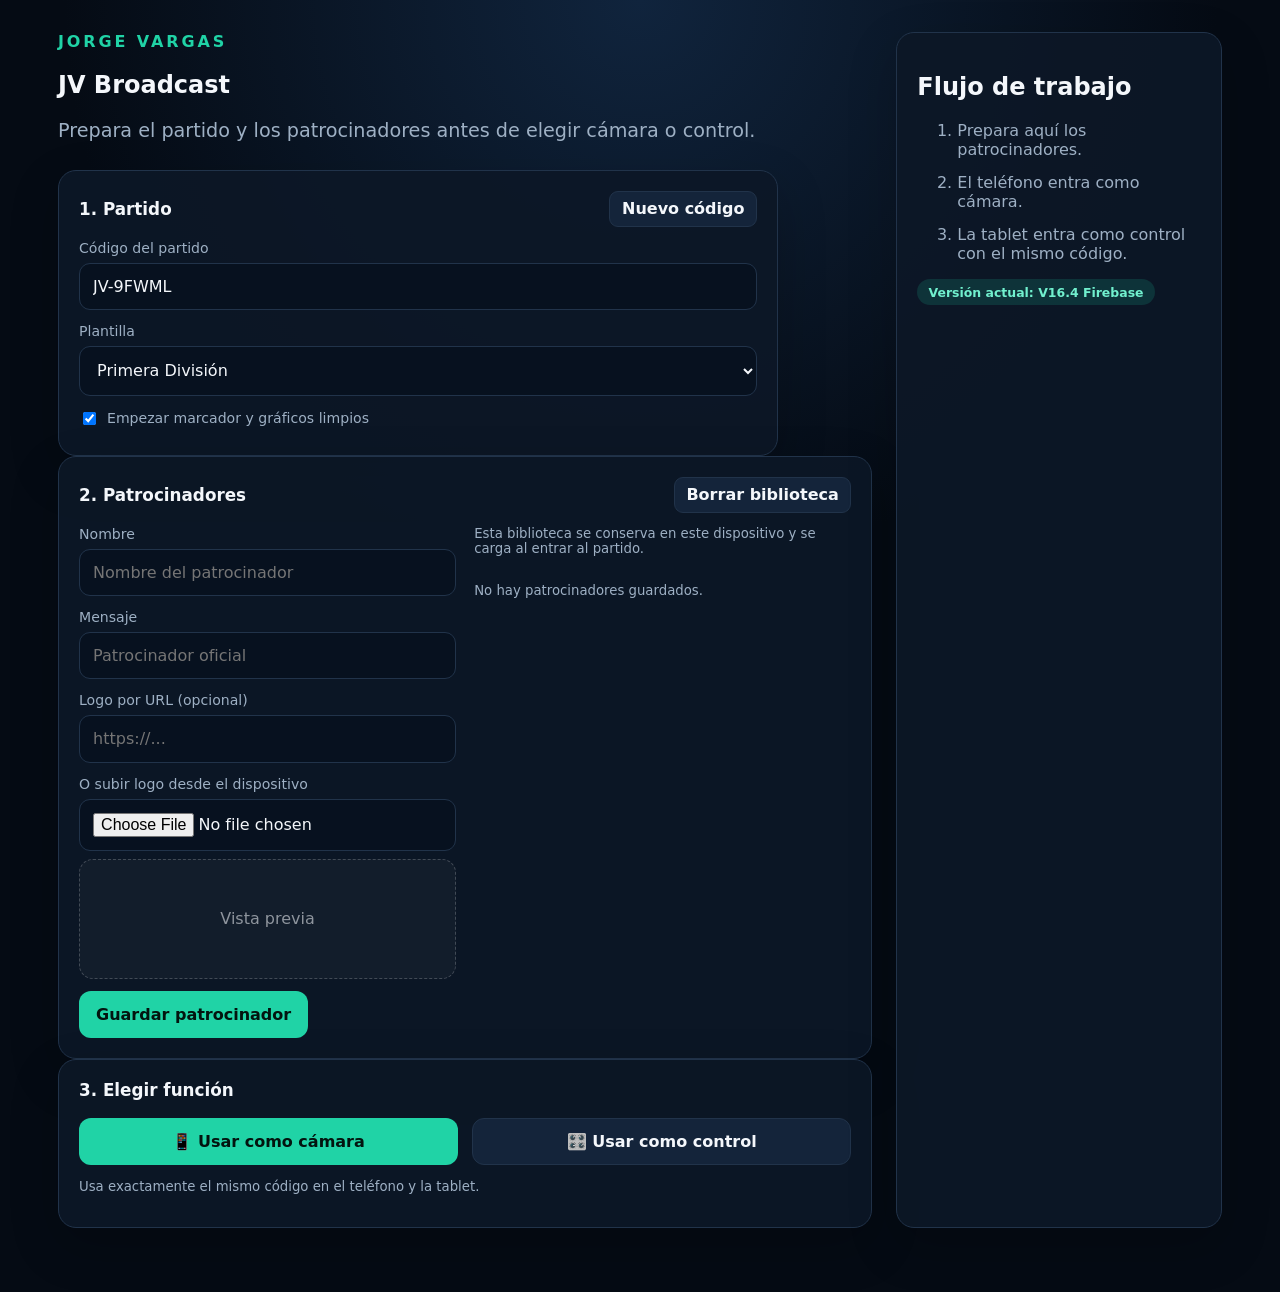
<file: index.html>
<!doctype html>
<html lang="es">
<head>
  <meta charset="utf-8">
  <meta name="viewport" content="width=device-width,initial-scale=1,viewport-fit=cover">
  <meta name="theme-color" content="#07111f">
  <title>JV Broadcast</title>
  <link rel="stylesheet" href="assets/css/styles.css">
  <link rel="manifest" href="manifest.webmanifest">
</head>
<body class="landing">
<main class="shell preprod-shell">
  <section>
    <span class="eyebrow">JORGE VARGAS</span>
    <h1>JV Broadcast</h1>
    <p class="lead">Prepara el partido y los patrocinadores antes de elegir cámara o control.</p>

    <div class="card start-card">
      <div class="section-title-row"><h2>1. Partido</h2><button id="newCode" class="small">Nuevo código</button></div>
      <label>Código del partido</label>
      <input id="matchCode" maxlength="18" placeholder="Ej. SBV-U19-01" autocomplete="off">
      <label>Plantilla</label>
      <select id="template">
        <option value="primera">Primera División</option>
        <option value="u19">U19</option>
        <option value="u17">U17</option>
        <option value="jdn">Juegos Nacionales</option>
        <option value="custom">Personalizada</option>
      </select>
      <label class="check"><input id="cleanMatch" type="checkbox" checked> Empezar marcador y gráficos limpios</label>
    </div>

    <div class="card">
      <div class="section-title-row"><h2>2. Patrocinadores</h2><button id="restoreDemo" class="small">Borrar biblioteca</button></div>
      <div class="sponsor-pre-grid">
        <div>
          <label>Nombre</label><input id="preSponsorName" placeholder="Nombre del patrocinador">
          <label>Mensaje</label><input id="preSponsorText" placeholder="Patrocinador oficial">
          <label>Logo por URL (opcional)</label><input id="preSponsorUrl" placeholder="https://...">
          <label>O subir logo desde el dispositivo</label>
          <input id="preSponsorFile" type="file" accept="image/png,image/jpeg,image/webp,image/svg+xml">
          <div id="preLogoPreview" class="logo-preview"><span>Vista previa</span></div>
          <button id="savePreSponsor" class="primary">Guardar patrocinador</button>
        </div>
        <div>
          <p class="hint">Esta biblioteca se conserva en este dispositivo y se carga al entrar al partido.</p>
          <div id="preSponsorList" class="pre-sponsor-list"></div>
        </div>
      </div>
    </div>

    <div class="card">
      <h2>3. Elegir función</h2>
      <div class="role-grid">
        <button id="cameraBtn" class="primary">📱 Usar como cámara</button>
        <button id="controlBtn">🎛️ Usar como control</button>
      </div>
      <p class="hint">Usa exactamente el mismo código en el teléfono y la tablet.</p>
    </div>
  </section>

  <aside class="feature-card">
    <h2>Flujo de trabajo</h2>
    <ol>
      <li>Prepara aquí los patrocinadores.</li>
      <li>El teléfono entra como cámara.</li>
      <li>La tablet entra como control con el mismo código.</li>
    </ol>
    <div class="status online">Versión actual: V16.4 Firebase</div>
  </aside>
</main>
<script type="module" src="assets/js/landing.js"></script>
</body>
</html>
</file>
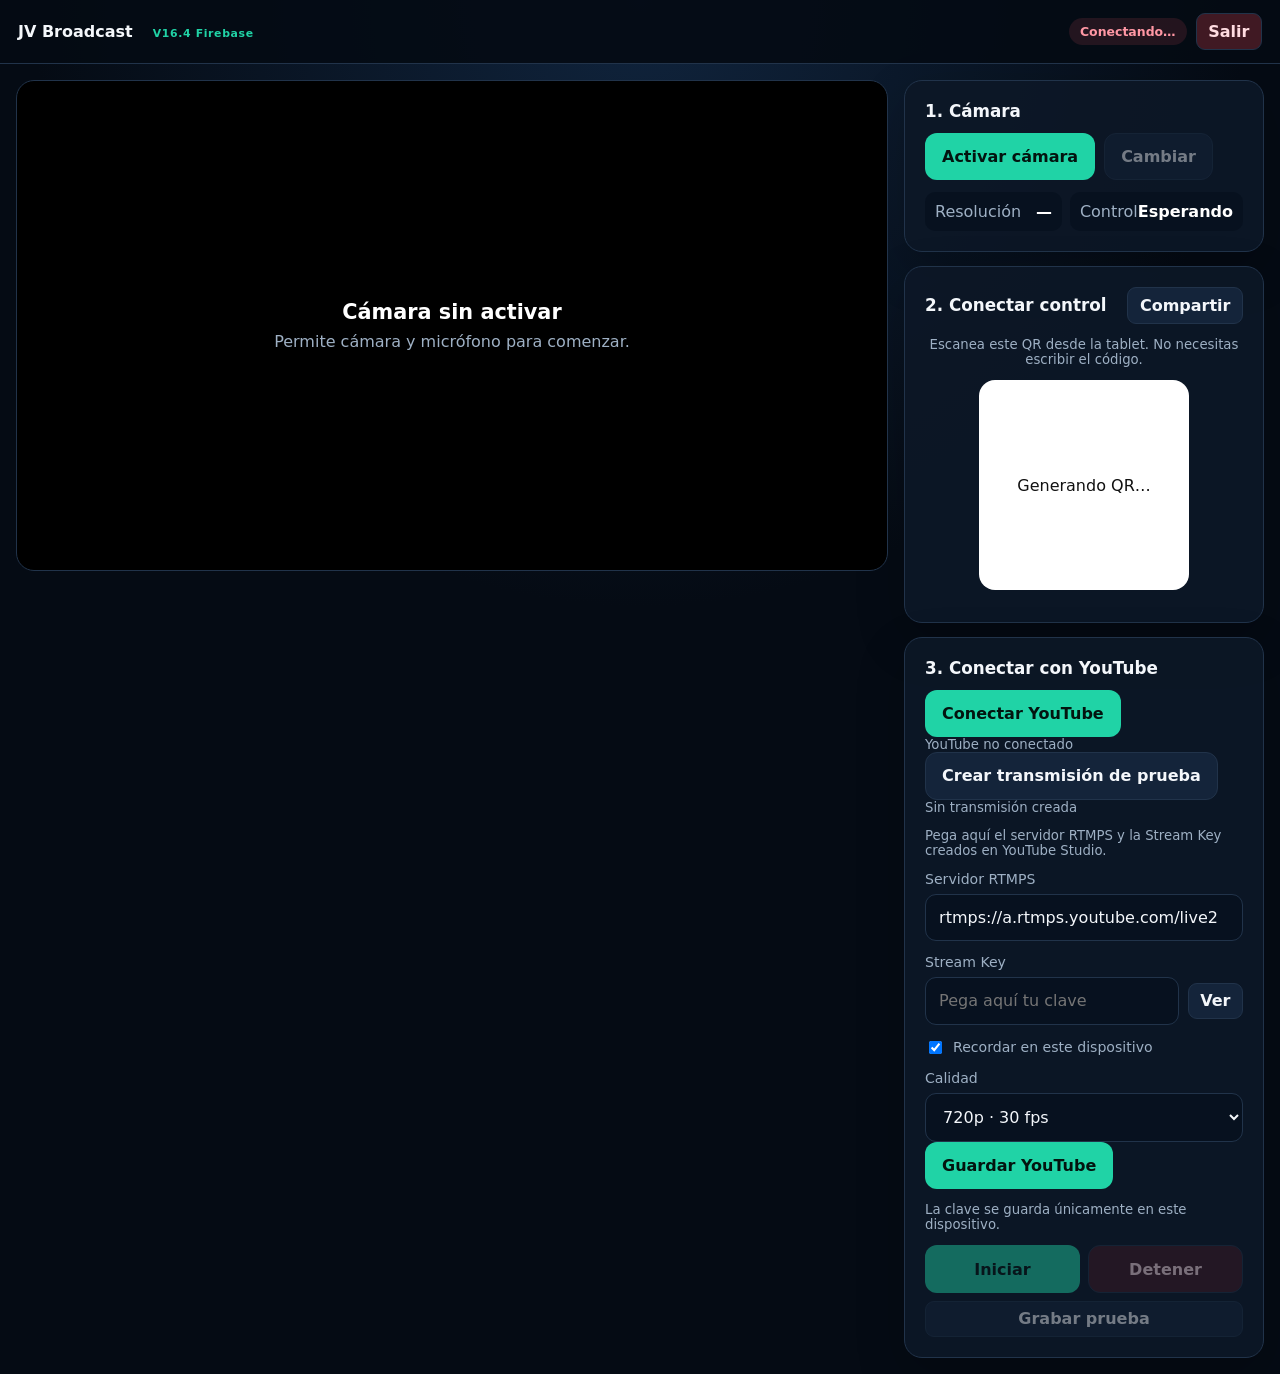
<file: studio.html>
<!doctype html><html lang="es"><head><meta charset="utf-8"><meta name="viewport" content="width=device-width,initial-scale=1,viewport-fit=cover"><meta name="theme-color" content="#07111f"><title>Estudio | JV Broadcast</title><link rel="stylesheet" href="assets/css/styles.css"></head><body><header class="topbar"><div><b>JV Broadcast</b><span id="matchLabel"></span><small class="version-tag">V16.4 Firebase</small></div><div class="top-actions"><span id="syncStatus" class="status offline">Conectando…</span><button id="exitBtn" class="small danger">Salir</button></div></header><main class="studio-layout"><section class="program-wrap"><span id="liveTimer" class="hidden">00:00:00</span><video id="camera" playsinline muted></video><canvas id="programCanvas" width="1280" height="720"></canvas><div id="cameraPlaceholder" class="placeholder"><b>Cámara sin activar</b><span>Permite cámara y micrófono para comenzar.</span></div></section><aside class="side-panel"><div class="card"><h2>1. Cámara</h2><div class="button-row"><button id="startCamera" class="primary">Activar cámara</button><button id="flipCamera" disabled>Cambiar</button></div><div class="metrics"><span>Resolución <b id="resolutionState">—</b></span><span>Control <b id="remoteState">Esperando</b></span></div></div><div class="card qr-card"><div class="section-title-row"><h2>2. Conectar control</h2><button id="shareControl" class="small">Compartir</button></div><p class="hint">Escanea este QR desde la tablet. No necesitas escribir el código.</p><div id="qrCode" class="qr-code"><span>Generando QR…</span></div><p id="controlLinkText" class="control-link-text"></p></div><div class="card youtube-config-card"><h2>3. Conectar con YouTube</h2><button id="connectYouTubeBtn" class="primary" type="button">Conectar YouTube</button><div id="youtubeAccountStatus" class="hint">YouTube no conectado</div><button id="createYouTubeLiveBtn" class="secondary" type="button">Crear transmisión de prueba</button><div id="youtubeLiveStatus" class="hint">Sin transmisión creada</div><p class="hint">Pega aquí el servidor RTMPS y la Stream Key creados en YouTube Studio.</p><label>Servidor RTMPS</label><input id="rtmpUrl" value="rtmps://a.rtmps.youtube.com/live2"><label>Stream Key</label><div class="secret-row"><input id="streamKey" type="password" placeholder="Pega aquí tu clave"><button id="toggleKey" class="small">Ver</button></div><label class="check"><input id="rememberKey" type="checkbox" checked> Recordar en este dispositivo</label><label>Calidad</label><select id="quality"><option value="720">720p · 30 fps</option><option value="1080">1080p · 30 fps</option></select><button id="saveYoutube" class="primary">Guardar YouTube</button><p class="hint">La clave se guarda únicamente en este dispositivo.</p><div class="compact-live-controls"><button id="startLive" class="primary" disabled>Iniciar</button><button id="stopLive" class="danger" disabled>Detener</button><button id="startRecording" class="small" disabled>Grabar prueba</button></div><span id="liveState" class="hidden">Detenida</span><span id="connectionState" class="hidden">Sin iniciar</span></div></aside></main><script src="https://accounts.google.com/gsi/client" async defer></script><script src="youtube-config.js"></script><script src="youtube-auth.js"></script><script src="youtube-live.js"></script><script src="youtube-ui.js"></script><script type="module" src="assets/js/studio.js"></script></body></html>
</file>
<file: assets/css/styles.css>
:root{--bg:#050b14;--panel:#0c1726;--panel2:#101f31;--line:#21334a;--text:#f4f7fb;--muted:#9eb0c4;--accent:#20d3a6;--danger:#ff5b6e;--warning:#f3b33d}*{box-sizing:border-box}html,body{margin:0;min-height:100%;background:radial-gradient(circle at top,#10243d 0,#050b14 40%);color:var(--text);font-family:Inter,ui-sans-serif,system-ui,-apple-system,BlinkMacSystemFont,"Segoe UI",sans-serif}button,input,select{font:inherit}button{border:1px solid var(--line);background:#14243a;color:var(--text);border-radius:12px;padding:.82rem 1rem;font-weight:750;cursor:pointer}button:hover{filter:brightness(1.12)}button:disabled{opacity:.45;cursor:not-allowed}.primary{background:var(--accent);color:#03140f;border-color:transparent}.danger{background:#401923;color:#ffdce1}.small{padding:.48rem .72rem;border-radius:9px}.shell{max-width:1160px;margin:auto;padding:48px 24px}.hero{display:grid;grid-template-columns:1.3fr .7fr;gap:28px;align-items:center;min-height:100vh}.eyebrow{color:var(--accent);font-weight:900;letter-spacing:.18em}.hero h1{font-size:clamp(3rem,8vw,6.5rem);line-height:.9;margin:.25em 0}.lead{font-size:1.2rem;color:var(--muted);max-width:700px}.card,.feature-card{background:rgba(12,23,38,.92);border:1px solid var(--line);border-radius:18px;padding:20px;box-shadow:0 18px 50px rgba(0,0,0,.2)}.start-card{max-width:720px;margin-top:28px}.feature-card li{margin:14px 0;color:var(--muted)}label{display:block;color:var(--muted);font-size:.88rem;margin:13px 0 7px}input,select{width:100%;background:#07111f;color:var(--text);border:1px solid var(--line);border-radius:11px;padding:.82rem}.role-grid,.two-col{display:grid;grid-template-columns:1fr 1fr;gap:14px;margin-top:18px}.hint{font-size:.83rem;color:var(--muted)}.warning{font-size:.82rem;color:#ffe0a3;background:rgba(243,179,61,.1);border:1px solid rgba(243,179,61,.35);border-radius:10px;padding:10px;line-height:1.45}.status{display:inline-flex;align-items:center;border-radius:999px;padding:.36rem .7rem;font-size:.78rem;font-weight:800}.status.online{background:rgba(32,211,166,.15);color:#71f0ce}.status.offline{background:rgba(255,91,110,.12);color:#ff97a4}.topbar{height:64px;padding:0 18px;display:flex;justify-content:space-between;align-items:center;border-bottom:1px solid var(--line);background:rgba(5,11,20,.92);position:sticky;top:0;z-index:20}.topbar b{margin-right:12px}.topbar span{color:var(--muted)}.top-actions,.button-row,.secret-row{display:flex;gap:9px;align-items:center}.studio-layout{display:grid;grid-template-columns:minmax(0,1fr) 360px;gap:16px;padding:16px}.program-wrap{position:relative;aspect-ratio:16/9;background:#000;border:1px solid var(--line);border-radius:18px;overflow:hidden;align-self:start}.program-wrap video{display:none;position:absolute;inset:0;width:100%;height:100%;object-fit:cover}.program-wrap canvas{position:absolute;inset:0;width:100%;height:100%;z-index:2}.placeholder{position:absolute;inset:0;display:grid;place-content:center;text-align:center;gap:8px;color:var(--muted)}.placeholder b{font-size:1.3rem;color:white}.live-badge{position:absolute;right:18px;top:18px;z-index:5;background:#e32238;color:white;padding:8px 12px;border-radius:999px;font-weight:900;box-shadow:0 8px 24px rgba(227,34,56,.35)}.hidden{display:none!important}.side-panel{display:grid;gap:14px;align-content:start}.side-panel h2,.card h2{margin:0 0 12px;font-size:1.05rem}.metrics{display:grid;grid-template-columns:1fr 1fr;gap:8px;margin-top:12px}.metrics.stacked{grid-template-columns:1fr}.metrics span{background:#07111f;padding:10px;border-radius:10px;color:var(--muted);display:flex;justify-content:space-between}.metrics b{color:white}.check{display:flex;align-items:center;gap:8px}.check input{width:auto}.control-shell{max-width:1300px;margin:auto;padding:16px}.tabs{display:flex;gap:8px;overflow:auto;padding-bottom:12px}.tabs button.active{background:var(--accent);color:#03140f}.tab{display:none}.tab.active{display:block}.score-grid{display:grid;grid-template-columns:1fr .55fr 1fr;gap:16px}.team-card,.set-card{background:var(--panel);border:1px solid var(--line);border-radius:18px;padding:18px;text-align:center}.big-score{font-size:clamp(5rem,15vw,10rem);font-weight:950;line-height:1}.score-buttons{display:grid;grid-template-columns:1fr 1fr;gap:10px;margin:10px 0}.score-buttons button{font-size:2rem}.set-card>div:nth-of-type(1){font-size:5rem;font-weight:950}.button-grid,.scene-grid{display:grid;grid-template-columns:repeat(2,1fr);gap:10px}.scene-grid{grid-template-columns:repeat(3,1fr)}.list{display:grid;gap:8px;margin-top:14px}.list-item{display:flex;align-items:center;justify-content:space-between;background:#07111f;border:1px solid var(--line);padding:10px;border-radius:10px}.list-item small{color:var(--muted)}@media(max-width:900px){.hero,.studio-layout,.score-grid,.two-col{grid-template-columns:1fr}.side-panel{grid-template-columns:1fr 1fr}.feature-card{margin-bottom:30px}.program-wrap{position:sticky;top:70px;z-index:10}.scene-grid{grid-template-columns:1fr 1fr}}@media(max-width:620px){.shell{padding:28px 14px}.role-grid,.side-panel{grid-template-columns:1fr}.topbar{padding:0 10px}.studio-layout{padding:8px}.control-shell{padding:10px}.score-grid{grid-template-columns:1fr}.set-card{order:-1}.button-grid,.scene-grid{grid-template-columns:1fr 1fr}}
/* V4 control console */
.control-console{max-width:1500px;display:grid;grid-template-columns:minmax(620px,1.18fr) minmax(390px,.82fr);gap:16px;align-items:start}.score-workspace,.production-workspace{min-width:0}.section-title{display:flex;justify-content:space-between;align-items:end;margin:4px 0 12px}.section-title h1{margin:2px 0 0;font-size:1.45rem}.eyebrow-mini,.mini-label{font-size:.68rem;font-weight:900;letter-spacing:.14em;color:var(--accent)}.score-toggle{margin:0;background:var(--panel);border:1px solid var(--line);padding:8px 12px;border-radius:12px}.production-workspace{background:rgba(7,17,31,.55);border:1px solid var(--line);border-radius:18px;padding:12px;min-height:calc(100vh - 96px)}.production-tabs{display:grid;grid-template-columns:repeat(4,1fr);gap:7px;padding:0 0 10px}.production-tabs button{padding:.72rem .45rem;font-size:.82rem}.production-workspace .tab.active{display:grid;gap:10px}.compact-card{padding:15px}.compact-card input,.compact-card select{margin-bottom:8px}.card-heading{display:flex;align-items:center;justify-content:space-between}.full{width:100%}.profile-row{margin-top:8px}.profile-row>*{flex:1}.two-inputs{display:grid;grid-template-columns:1fr 1fr;gap:8px}.sponsor-list{max-height:210px;overflow:auto}.single-column{grid-template-columns:1fr}.control-console .score-grid{grid-template-columns:1fr .48fr 1fr}.control-console .team-card,.control-console .set-card{padding:14px}.control-console .big-score{font-size:clamp(5rem,11vw,9rem)}
@media(max-width:1050px){.control-console{grid-template-columns:1fr}.production-workspace{min-height:auto}.production-workspace .tab.active{grid-template-columns:1fr 1fr}.production-tabs{position:sticky;top:64px;z-index:15;background:#07111f;padding:8px;border-radius:12px}.control-console .score-grid{grid-template-columns:1fr .48fr 1fr}}
@media(max-width:720px){.production-workspace .tab.active{grid-template-columns:1fr}.production-tabs{grid-template-columns:1fr 1fr}.control-console .score-grid{grid-template-columns:1fr}.control-console .set-card{order:-1}.two-inputs{grid-template-columns:1fr}}

/* V9 preproducción estable */
.preprod-shell{display:grid;grid-template-columns:minmax(0,1.5fr) minmax(260px,.6fr);gap:24px;max-width:1200px;margin:0 auto;padding:32px 18px 64px}
.preprod-shell>section{min-width:0}.section-title-row{display:flex;align-items:center;justify-content:space-between;gap:12px}.section-title-row h2{margin:0}
.sponsor-pre-grid{display:grid;grid-template-columns:minmax(0,1fr) minmax(280px,1fr);gap:18px}.logo-preview{height:120px;border:1px dashed rgba(255,255,255,.2);border-radius:14px;display:flex;align-items:center;justify-content:center;margin:8px 0 12px;overflow:hidden;background:rgba(255,255,255,.03)}.logo-preview img{width:100%;height:100%;object-fit:contain}.logo-preview span{opacity:.55}.pre-sponsor-list{display:grid;gap:10px;max-height:420px;overflow:auto}.pre-sponsor-item{display:grid;grid-template-columns:72px 1fr auto;align-items:center;gap:12px;padding:10px;border:1px solid rgba(255,255,255,.1);border-radius:14px;background:rgba(255,255,255,.035)}.pre-sponsor-item small{display:block;opacity:.7;margin-top:3px}.pre-sponsor-logo{height:52px;border-radius:10px;background:#fff;display:flex;align-items:center;justify-content:center;overflow:hidden;color:#172033;font-weight:700}.pre-sponsor-logo img{width:100%;height:100%;object-fit:contain}
@media(max-width:820px){.preprod-shell{grid-template-columns:1fr}.sponsor-pre-grid{grid-template-columns:1fr}.feature-card{order:-1}}
.compact-logo-preview{height:86px;margin-top:6px}.sponsor-control-item{display:grid;grid-template-columns:52px minmax(0,1fr) auto;align-items:center;gap:10px}.sponsor-control-logo{width:52px;height:42px;border-radius:8px;background:#fff;display:flex;align-items:center;justify-content:center;overflow:hidden;color:#172033;font-size:.68rem;font-weight:800}.sponsor-control-logo img{width:100%;height:100%;object-fit:contain}.sponsor-control-copy{min-width:0}.sponsor-control-copy b,.sponsor-control-copy small{display:block;overflow:hidden;text-overflow:ellipsis;white-space:nowrap}
.team-brand-grid{display:grid;grid-template-columns:1fr 1fr;gap:12px}.team-brand-grid .logo-preview{background:#fff}@media(max-width:700px){.team-brand-grid{grid-template-columns:1fr}}

/* V13: controles compactos, sin indicador sobre el video */
.compact-live-controls{display:grid;grid-template-columns:1fr 1fr;gap:8px;margin-top:12px}.compact-live-controls #startRecording{grid-column:1/-1}
/* V16 Firebase */
.version-tag{display:inline-block;margin-left:8px;color:var(--accent)!important;font-size:.68rem;font-weight:850;letter-spacing:.06em}.qr-card{text-align:center}.qr-card .section-title-row{text-align:left}.qr-code{width:210px;height:210px;margin:12px auto;padding:10px;border-radius:16px;background:#fff;display:grid;place-items:center;color:#111}.qr-code canvas,.qr-code img{width:100%!important;height:100%!important;object-fit:contain}.control-link-text{font-size:.72rem;color:var(--muted);word-break:break-all}.stream-ended-notice{margin:12px 16px 0;padding:14px 18px;border:1px solid rgba(255,91,110,.55);background:rgba(64,25,35,.92);border-radius:14px;display:flex;justify-content:space-between;gap:12px;align-items:center}.stream-ended-notice span{color:#ffdce1;font-size:.86rem}@media(max-width:700px){.stream-ended-notice{align-items:flex-start;flex-direction:column}}

/* V16.2 overlay layout controls */
.overlay-controls{margin:10px 0 4px}.overlay-controls label{margin-top:0}


/* V16.4: marcador compacto integrado por sets */
.set-history-panel{margin-top:14px;background:rgba(12,23,38,.92);border:1px solid var(--line);border-radius:18px;padding:14px}.set-history-heading{display:flex;justify-content:space-between;align-items:center;gap:12px}.set-history-heading p{margin:3px 0 0;color:var(--muted);font-size:.82rem}.set-history-list{display:flex;gap:9px;overflow-x:auto;padding-top:12px}.set-history-chip{flex:0 0 auto;min-width:92px;background:#07111f;border:1px solid var(--line);border-radius:12px;padding:9px 12px;text-align:center}.set-history-chip span{display:block;color:var(--muted);font-size:.68rem;font-weight:850;letter-spacing:.08em}.set-history-chip b{display:block;font-size:1.28rem;margin-top:3px}.scene-editor-list{display:grid;gap:9px;margin:10px 0 12px}.scene-editor-row{display:grid;grid-template-columns:110px 1fr 1fr auto;gap:8px;align-items:center;background:#07111f;border:1px solid var(--line);border-radius:12px;padding:9px}.scene-editor-row b{font-size:.78rem}.scene-editor-row input{margin:0}.scene-editor-row button{padding:.72rem .8rem}@media(max-width:900px){.scene-editor-row{grid-template-columns:1fr 1fr}.scene-editor-row b{grid-column:1/-1}.scene-editor-row button{grid-column:1/-1}.set-history-heading{align-items:flex-start}}@media(max-width:620px){.scene-editor-row{grid-template-columns:1fr}.scene-editor-row b,.scene-editor-row button{grid-column:auto}.set-history-heading{display:grid}}
</file>
